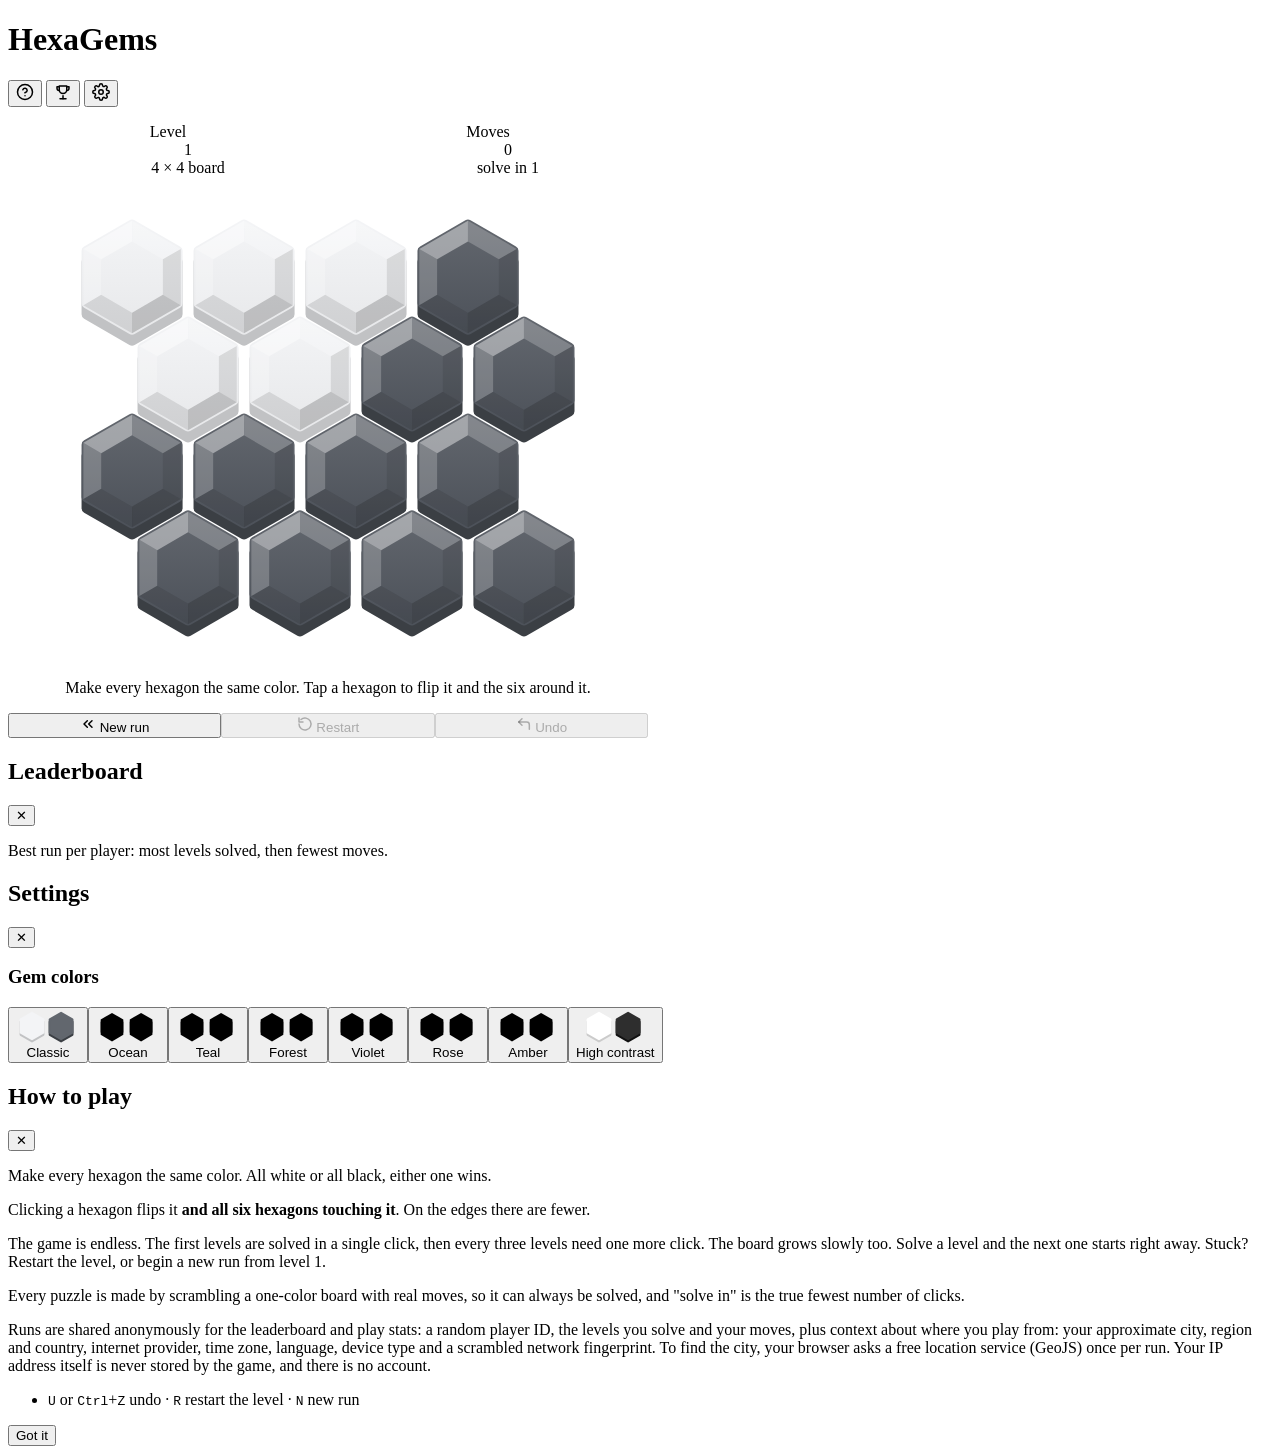
<file: index.html>
<!doctype html>
<html lang="en">
<head>
    <meta charset="utf-8">
    <meta name="viewport" content="width=device-width, initial-scale=1, viewport-fit=cover">
    <title>HexaGems</title>
    <meta name="description" content="HexaGems: flip hexagonal gems until the whole board is one color.">
    <link rel="icon" href="data:image/svg+xml,%3Csvg xmlns='http://www.w3.org/2000/svg' viewBox='0 0 20 20'%3E%3Cpolygon points='10,1 18,5.5 18,14.5 10,19 2,14.5 2,5.5' fill='%23fff' stroke='%23111' stroke-width='1.5'/%3E%3Cpolygon points='10,1 18,5.5 18,14.5 10,19' fill='%23111'/%3E%3C/svg%3E">
    <link rel="stylesheet" href="https://koraytugay.github.io/kt-styles/dist/kt.min.css">
    <link rel="stylesheet" href="styles.css">
    <script>
        // Before first paint (avoids a flash): follow the device's light / dark setting,
        // and apply the saved gem color scheme.
        if (window.matchMedia && window.matchMedia('(prefers-color-scheme: dark)').matches) {
            document.documentElement.setAttribute('data-theme', 'dark');
        }
        try {
            var gems = localStorage.getItem('bw-gems');
            if (gems && /^[a-z-]+$/.test(gems)) document.documentElement.setAttribute('data-gems', gems);
        } catch (e) { /* storage unavailable */ }
    </script>
</head>
<body>
<div class="kt-container game-container">

    <header class="kt-split game-header">
        <div class="kt-page-header kt-page-header--left kt-m-0">
            <h1 class="kt-page-title game-title">
                HexaGems
            </h1>
        </div>
        <div class="kt-cluster game-header__actions">
            <button type="button" class="kt-btn kt-btn--ghost kt-btn--icon kt-btn--lg" id="help-button" aria-label="How to play" aria-haspopup="dialog">
                <svg width="18" height="18" viewBox="0 0 24 24" fill="none" stroke="currentColor" stroke-width="2" stroke-linecap="round" stroke-linejoin="round" aria-hidden="true"><circle cx="12" cy="12" r="10"/><path d="M9.1 9a3 3 0 0 1 5.8 1c0 2-3 3-3 3"/><line x1="12" y1="17" x2="12.01" y2="17"/></svg>
            </button>
            <button type="button" class="kt-btn kt-btn--ghost kt-btn--icon kt-btn--lg" id="leaderboard-button" aria-label="Leaderboard" aria-haspopup="dialog">
                <svg width="18" height="18" viewBox="0 0 24 24" fill="none" stroke="currentColor" stroke-width="2" stroke-linecap="round" stroke-linejoin="round" aria-hidden="true"><path d="M8 21h8"/><path d="M12 17v4"/><path d="M7 4h10v5a5 5 0 0 1-10 0z"/><path d="M17 5h3v2a3 3 0 0 1-3 3"/><path d="M7 5H4v2a3 3 0 0 0 3 3"/></svg>
            </button>
            <button type="button" class="kt-btn kt-btn--ghost kt-btn--icon kt-btn--lg" id="settings-button" aria-label="Settings" aria-haspopup="dialog">
                <svg width="18" height="18" viewBox="0 0 24 24" fill="none" stroke="currentColor" stroke-width="2" stroke-linecap="round" stroke-linejoin="round" aria-hidden="true"><circle cx="12" cy="12" r="3"/><path d="M19.4 15a1.65 1.65 0 0 0 .33 1.82l.06.06a2 2 0 1 1-2.83 2.83l-.06-.06a1.65 1.65 0 0 0-1.82-.33 1.65 1.65 0 0 0-1 1.51V21a2 2 0 1 1-4 0v-.09A1.65 1.65 0 0 0 9 19.4a1.65 1.65 0 0 0-1.82.33l-.06.06a2 2 0 1 1-2.83-2.83l.06-.06a1.65 1.65 0 0 0 .33-1.82 1.65 1.65 0 0 0-1.51-1H3a2 2 0 1 1 0-4h.09A1.65 1.65 0 0 0 4.6 9a1.65 1.65 0 0 0-.33-1.82l-.06-.06a2 2 0 1 1 2.83-2.83l.06.06a1.65 1.65 0 0 0 1.82.33H9a1.65 1.65 0 0 0 1-1.51V3a2 2 0 1 1 4 0v.09a1.65 1.65 0 0 0 1 1.51 1.65 1.65 0 0 0 1.82-.33l.06-.06a2 2 0 1 1 2.83 2.83l-.06.06a1.65 1.65 0 0 0-.33 1.82V9a1.65 1.65 0 0 0 1.51 1H21a2 2 0 1 1 0 4h-.09a1.65 1.65 0 0 0-1.51 1z"/></svg>
            </button>
        </div>
    </header>

    <main class="kt-card game">
        <!-- Game information -->
        <section class="kt-card__header" aria-label="Game information">
            <dl class="game-stats">
                <div class="kt-stat kt-stat--inset">
                    <dt class="kt-stat__label kt-fs-base">Level</dt>
                    <dd class="kt-stat__value" id="stat-level">1</dd>
                    <dd class="kt-stat__sub kt-fs-base" id="stat-total">4 × 4 board</dd>
                </div>
                <div class="kt-stat kt-stat--inset">
                    <dt class="kt-stat__label kt-fs-base">Moves</dt>
                    <dd class="kt-stat__value" id="stat-moves">0</dd>
                    <dd class="kt-stat__sub kt-fs-base" id="stat-par">solve in –</dd>
                </div>
            </dl>
        </section>

        <!-- Game board -->
        <section class="kt-card__body game-board-wrap" aria-label="Board">
            <svg class="game-board" id="board" role="grid" aria-label="Puzzle board" aria-describedby="board-help" xmlns="http://www.w3.org/2000/svg"></svg>
            <p class="kt-caption kt-fs-base kt-align-center game-board-help" id="board-help">
                Make every hexagon the same color. Tap a hexagon to flip it and the six around it.
            </p>
        </section>

        <!-- Game controls -->
        <section class="kt-card__footer game-controls" aria-label="Game controls">
            <div class="kt-stack">
                <div class="game-actions">
                    <button type="button" class="kt-btn kt-btn--primary kt-btn--lg" id="new-game-button" aria-keyshortcuts="N">
                        <svg width="16" height="16" viewBox="0 0 24 24" fill="none" stroke="currentColor" stroke-width="2.2" stroke-linecap="round" stroke-linejoin="round" aria-hidden="true"><polyline points="11 17 6 12 11 7"/><polyline points="18 17 13 12 18 7"/></svg>
                        New run
                    </button>
                    <button type="button" class="kt-btn kt-btn--lg" id="restart-button" aria-keyshortcuts="R">
                        <svg width="16" height="16" viewBox="0 0 24 24" fill="none" stroke="currentColor" stroke-width="2.2" stroke-linecap="round" stroke-linejoin="round" aria-hidden="true"><path d="M3 12a9 9 0 1 0 3-6.7"/><polyline points="3 3 3 9 9 9"/></svg>
                        Restart
                    </button>
                    <button type="button" class="kt-btn kt-btn--lg" id="undo-button" aria-keyshortcuts="Control+Z Meta+Z U">
                        <svg width="16" height="16" viewBox="0 0 24 24" fill="none" stroke="currentColor" stroke-width="2.2" stroke-linecap="round" stroke-linejoin="round" aria-hidden="true"><polyline points="9 14 4 9 9 4"/><path d="M20 20v-7a4 4 0 0 0-4-4H4"/></svg>
                        Undo
                    </button>
                </div>
            </div>
        </section>
    </main>

    <!-- Screen reader announcements -->
    <div class="game-sr-only" id="announcer" aria-live="polite" aria-atomic="true"></div>
</div>

<!-- Leaderboard -->
<div class="kt-modal" id="leaderboard-modal" role="dialog" aria-modal="true" aria-labelledby="leaderboard-title" aria-hidden="true">
    <div class="kt-modal__dialog">
        <div class="kt-modal__header">
            <h2 class="kt-modal__title" id="leaderboard-title">Leaderboard</h2>
            <button type="button" class="kt-btn kt-btn--ghost kt-btn--icon kt-modal__close" data-close-modal aria-label="Close">✕</button>
        </div>
        <div class="kt-modal__body kt-stack">
            <p class="kt-text-secondary">Best run per player: most levels solved, then fewest moves.</p>
            <div id="leaderboard-body" aria-live="polite"></div>
            <p class="kt-text-secondary" id="leaderboard-note"></p>
        </div>
    </div>
</div>

<!-- Settings -->
<div class="kt-modal kt-modal--sm" id="settings-modal" role="dialog" aria-modal="true" aria-labelledby="settings-title" aria-hidden="true">
    <div class="kt-modal__dialog">
        <div class="kt-modal__header">
            <h2 class="kt-modal__title" id="settings-title">Settings</h2>
            <button type="button" class="kt-btn kt-btn--ghost kt-btn--icon kt-modal__close" data-close-modal aria-label="Close">✕</button>
        </div>
        <div class="kt-modal__body kt-stack">
            <h3 class="kt-eyebrow kt-fs-base" id="gem-colors-label">Gem colors</h3>
            <div class="kt-grid kt-grid--2 game-schemes" role="group" aria-labelledby="gem-colors-label" id="scheme-list" style="--kt-grid-gap: var(--kt-space-2)"></div>
        </div>
    </div>
</div>

<!-- How to play -->
<div class="kt-modal kt-modal--sm" id="help-modal" role="dialog" aria-modal="true" aria-labelledby="help-title" aria-hidden="true">
    <div class="kt-modal__dialog">
        <div class="kt-modal__header">
            <h2 class="kt-modal__title" id="help-title">How to play</h2>
            <button type="button" class="kt-btn kt-btn--ghost kt-btn--icon kt-modal__close" data-close-modal aria-label="Close">✕</button>
        </div>
        <div class="kt-modal__body kt-stack">
            <p>Make every hexagon the same color. All white or all black, either one wins.</p>
            <p>Clicking a hexagon flips it <strong>and all six hexagons touching it</strong>. On the edges there are fewer.</p>
            <p>The game is endless. The first levels are solved in a single click, then every three levels need one more click. The board grows slowly too. Solve a level and the next one starts right away. Stuck? Restart the level, or begin a new run from level 1.</p>
            <p>Every puzzle is made by scrambling a one-color board with real moves, so it can always be solved, and "solve in" is the true fewest number of clicks.</p>
            <p>Runs are shared anonymously for the leaderboard and play stats: a random player ID, the levels you solve and your moves, plus context about where you play from: your approximate city, region and country, internet provider, time zone, language, device type and a scrambled network fingerprint. To find the city, your browser asks a free location service (GeoJS) once per run. Your IP address itself is never stored by the game, and there is no account.</p>
            <ul class="kt-list kt-text-secondary">
                <li><kbd>U</kbd> or <kbd>Ctrl</kbd>+<kbd>Z</kbd> undo · <kbd>R</kbd> restart the level · <kbd>N</kbd> new run</li>
            </ul>
        </div>
        <div class="kt-modal__footer">
            <button type="button" class="kt-btn kt-btn--primary kt-btn--lg" data-close-modal>Got it</button>
        </div>
    </div>
</div>

<script src="game.js"></script>
</body>
</html>
</file>
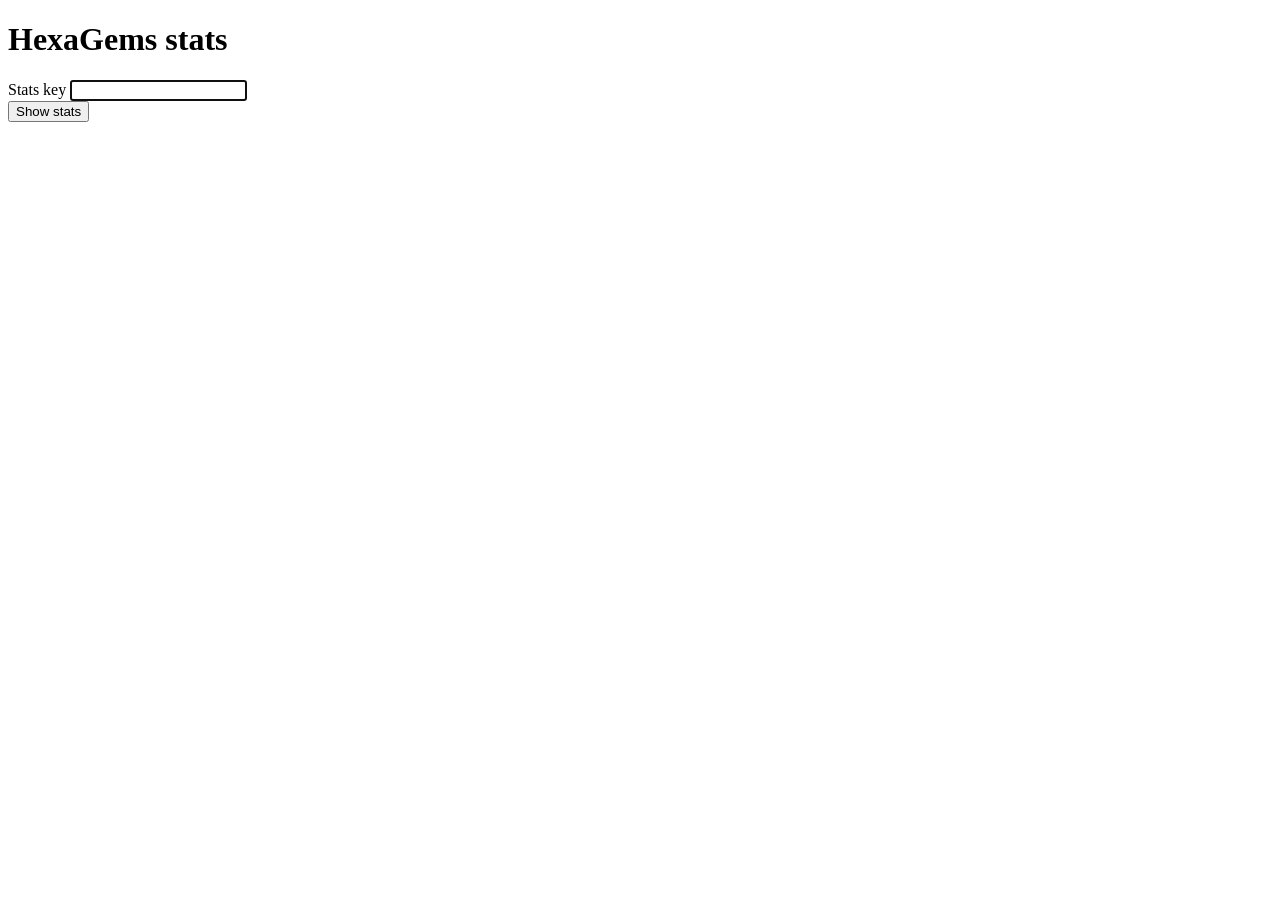
<file: stats.html>
<!doctype html>
<html lang="en">
<head>
    <meta charset="utf-8">
    <meta name="viewport" content="width=device-width, initial-scale=1">
    <meta name="robots" content="noindex, nofollow">
    <title>HexaGems stats</title>
    <link rel="icon" href="data:image/svg+xml,%3Csvg xmlns='http://www.w3.org/2000/svg' viewBox='0 0 20 20'%3E%3Cpolygon points='10,1 18,5.5 18,14.5 10,19 2,14.5 2,5.5' fill='%23fff' stroke='%23111' stroke-width='1.5'/%3E%3Cpolygon points='10,1 18,5.5 18,14.5 10,19' fill='%23111'/%3E%3C/svg%3E">
    <link rel="stylesheet" href="https://koraytugay.github.io/kt-styles/dist/kt.min.css">
    <link rel="stylesheet" href="styles.css">
    <script>
        if (window.matchMedia && window.matchMedia('(prefers-color-scheme: dark)').matches) {
            document.documentElement.setAttribute('data-theme', 'dark');
        }
    </script>
</head>
<body>
<div class="kt-container stats-container">

    <header class="kt-split kt-mb-4">
        <h1 class="kt-page-title">HexaGems stats</h1>
        <div class="kt-cluster" id="stats-actions" hidden>
            <button type="button" class="kt-btn" id="refresh-button">Refresh</button>
            <button type="button" class="kt-btn kt-btn--ghost" id="lock-button">Forget key</button>
        </div>
    </header>

    <!-- Locked: ask for the stats key -->
    <form class="kt-card kt-card--padded kt-stack" id="key-form" hidden>
        <label class="kt-field kt-field--grow">
            <span class="kt-field__label kt-fs-base">Stats key</span>
            <input class="kt-input kt-input--lg" type="password" id="key-input" autocomplete="current-password" required>
        </label>
        <p class="kt-text-danger" id="key-error" hidden>That key didn't work.</p>
        <div><button type="submit" class="kt-btn kt-btn--primary kt-btn--lg">Show stats</button></div>
    </form>

    <div class="kt-loading kt-fs-base" id="stats-loading" hidden><div class="kt-spinner"></div>Loading…</div>
    <div class="kt-alert kt-alert--danger" id="stats-error" hidden></div>

    <!-- Unlocked -->
    <main class="kt-stack" id="stats" hidden style="--kt-gap: var(--kt-space-6)">
        <div class="kt-stat-row" id="totals"></div>

        <section>
            <h2 class="kt-section-title">Where players are</h2>
            <p class="kt-text-secondary kt-mb-3">Distinct players per place (from the IP-geolocation lookup when a run starts).</p>
            <div class="kt-grid kt-grid--2" style="--kt-grid-gap: var(--kt-space-4)">
                <div class="kt-card kt-card--padded kt-stack"><h3>Cities</h3><div class="kt-bar-list" id="by-city"></div></div>
                <div class="kt-card kt-card--padded kt-stack"><h3>Countries</h3><div class="kt-bar-list" id="by-country"></div></div>
                <div class="kt-card kt-card--padded kt-stack"><h3>Internet providers</h3><div class="kt-bar-list" id="by-isp"></div></div>
                <div class="kt-card kt-card--padded kt-stack"><h3>Time zones</h3><div class="kt-bar-list" id="by-timezone"></div></div>
                <div class="kt-card kt-card--padded kt-stack"><h3>Devices</h3><div class="kt-bar-list" id="by-device"></div></div>
                <div class="kt-card kt-card--padded kt-stack"><h3>Languages</h3><div class="kt-bar-list" id="by-language"></div></div>
            </div>
        </section>

        <section>
            <h2 class="kt-section-title">How far runs get</h2>
            <p class="kt-text-secondary kt-mb-3">Runs that reached each level.</p>
            <div class="kt-card kt-card--padded"><div class="kt-bar-list" id="reached"></div></div>
        </section>

        <section>
            <h2 class="kt-section-title">Last 30 days</h2>
            <div class="kt-table-wrap"><table class="kt-table" id="daily"></table></div>
        </section>

        <section>
            <h2 class="kt-section-title">Where runs are now</h2>
            <p class="kt-text-secondary kt-mb-3">The level each run is on (finished or still going).</p>
            <div class="kt-card kt-card--padded"><div class="kt-bar-list" id="current"></div></div>
        </section>

        <section>
            <h2 class="kt-section-title">How hard each level feels</h2>
            <div class="kt-table-wrap"><table class="kt-table" id="per-level"></table></div>
        </section>

        <section>
            <h2 class="kt-section-title">Recent runs</h2>
            <div class="kt-table-wrap"><table class="kt-table" id="recent"></table></div>
        </section>

        <p class="kt-text-secondary" id="generated-at"></p>
    </main>
</div>

<script src="stats.js"></script>
</body>
</html>
</file>
<file: styles.css>
/* ==========================================================================
   HexaGems — game-specific styles.
   Everything else comes from kt-styles. Layout glue uses kt tokens only.

   The exception to "tokens only" is the gems: they are the game's pieces,
   not interface chrome, so their colors come from the schemes below and stay
   the same in light and dark mode (kt's --kt-text / --kt-surface swap).
   ========================================================================== */

:root {
    --game-white: #ffffff;
    --game-black: #111111;
    --game-flip-duration: 180ms;
}

/* ---------- Gem color schemes ----------
   A scheme only sets two base colors; every gem shade is derived from them.
   Chosen in Settings and stored on <html data-gems="…">. The preview gems in the
   Settings dialog carry their own data-gems, so the shades are worked out per element.
   Built from kt-styles color tokens where possible. */
:root,
[data-gems] {
    --piece-light-top: var(--gem-light);
    --piece-light-bottom: color-mix(in srgb, var(--gem-light) 95%, var(--game-black));
    --piece-light-edge: color-mix(in srgb, var(--gem-light) 78%, var(--game-black));
    --piece-dark-top: color-mix(in srgb, var(--gem-dark) 88%, var(--game-white));
    --piece-dark-bottom: var(--gem-dark);
    --piece-dark-edge: color-mix(in srgb, var(--gem-dark) 70%, var(--game-black));
}
:root,
[data-gems="classic"]  { --gem-dark: #4d525a; --gem-light: #f3f4f6; }   /* slate & porcelain */
[data-gems="ocean"]    { --gem-dark: color-mix(in srgb, var(--kt-blue) 55%, var(--game-black));   --gem-light: color-mix(in srgb, var(--kt-blue) 14%, var(--game-white)); }
[data-gems="teal"]     { --gem-dark: color-mix(in srgb, var(--kt-teal) 80%, var(--game-black));   --gem-light: color-mix(in srgb, var(--kt-teal) 13%, var(--game-white)); }
[data-gems="forest"]   { --gem-dark: color-mix(in srgb, var(--kt-green) 55%, var(--game-black));  --gem-light: color-mix(in srgb, var(--kt-green) 15%, var(--game-white)); }
[data-gems="violet"]   { --gem-dark: color-mix(in srgb, var(--kt-purple) 65%, var(--game-black)); --gem-light: color-mix(in srgb, var(--kt-purple) 12%, var(--game-white)); }
[data-gems="rose"]     { --gem-dark: color-mix(in srgb, var(--kt-pink) 62%, var(--game-black));   --gem-light: color-mix(in srgb, var(--kt-pink) 11%, var(--game-white)); }
[data-gems="amber"]    { --gem-dark: color-mix(in srgb, var(--kt-orange) 48%, var(--game-black)); --gem-light: color-mix(in srgb, var(--kt-gold) 20%, var(--game-white)); }
[data-gems="contrast"] { --gem-dark: var(--game-black); --gem-light: var(--game-white); }

/* Scheme picker cards (Settings) */
.game-scheme {
    display: flex;
    flex-direction: column;
    align-items: center;
    gap: var(--kt-space-2);
    padding-right: var(--kt-space-8);   /* room for the card's check mark */
}
.game-scheme__preview { width: 64px; height: auto; }
.game-scheme__top,
.game-scheme__edge { stroke-width: 1.5; stroke-linejoin: round; }
.game-scheme__top--light  { fill: var(--piece-light-top);  stroke: var(--piece-light-top); }
.game-scheme__edge--light { fill: var(--piece-light-edge); stroke: var(--piece-light-edge); }
.game-scheme__top--dark   { fill: var(--piece-dark-top);   stroke: var(--piece-dark-top); }
.game-scheme__edge--dark  { fill: var(--piece-dark-edge);  stroke: var(--piece-dark-edge); }
.game-scheme__name { font-weight: var(--kt-weight-bold); }

/* ---------- Page layout ---------- */
.game-container {
    max-width: 640px;
}

.game-header {
    margin-bottom: var(--kt-space-3);
    flex-wrap: nowrap;
}
.game-header > .kt-cluster { flex-wrap: nowrap; flex: none; }
.game-header__actions { --kt-gap: 0; }   /* the ghost buttons' own padding already spaces the icons */

/* Icons inside buttons keep their size when the button is narrow */
.kt-btn svg { flex: none; }

.game-title {
    display: flex;
    align-items: center;
    gap: var(--kt-space-2);
    letter-spacing: var(--kt-tracking-caps);
}


/* ---------- Game information ---------- */
.game-stats {
    flex: 1 1 auto;
    display: grid;
    grid-template-columns: repeat(2, minmax(0, 1fr));
    gap: var(--kt-space-2);
}

/* Keyboard keys in How to play: body size like all other text */
#help-modal kbd { font-size: var(--kt-fs-base); }

/* Leaderboard: your own row stands out */
.kt-table tr.game-you td {
    background: var(--kt-accent-soft);
    font-weight: var(--kt-weight-bold);
}

/* Level / Moves tiles: centered */
.game-stats .kt-stat { align-items: center; text-align: center; }

.game-stats .kt-stat__sub {
    white-space: nowrap;
    overflow: hidden;
    text-overflow: ellipsis;
    max-width: 100%;
}


/* ---------- Board ----------
   An SVG tray of hexagonal pieces drawn by game.js. Each .game-cell is:
     .game-edge   the piece's thickness, a hexagon peeking out below the top
     .game-top    the bevelled top face (.game-face + .game-facet)
   ------------------------------------------------------------------------- */
.game-board-wrap {
    display: flex;
    flex-direction: column;
    align-items: center;
    gap: var(--kt-space-3);
}

.game-board {
    display: block;
    width: 100%;
    max-width: 600px;
    height: auto;
    max-height: max(280px, 100svh - 430px);
    padding: var(--kt-space-3);
    /* A neutral tray between the two piece colors, so neither looks like an empty slot */
    background: color-mix(in srgb, var(--kt-border) 85%, var(--kt-surface));
    border-radius: var(--kt-radius-xl);
    overflow: visible;
    touch-action: manipulation;
    user-select: none;
    -webkit-user-select: none;
}
:root[data-theme="dark"] .game-board {
    background: color-mix(in srgb, var(--kt-border) 60%, var(--kt-surface));
}

.game-stop--light-top    { stop-color: var(--piece-light-top); }
.game-stop--light-bottom { stop-color: var(--piece-light-bottom); }
.game-stop--dark-top     { stop-color: var(--piece-dark-top); }
.game-stop--dark-bottom  { stop-color: var(--piece-dark-bottom); }

.game-cell {
    cursor: pointer;
    outline: none;
    transform-box: fill-box;
    transform-origin: center;
    -webkit-tap-highlight-color: transparent;
}

/* Same-color strokes with round joins give the hexagons soft corners */
.game-face,
.game-edge {
    stroke-width: 1.6;
    stroke-linejoin: round;
    /* The color swaps at the midpoint of the flip, while the piece is edge-on */
    transition: fill 0s linear calc(var(--game-flip-duration) / 2),
                stroke 0s linear calc(var(--game-flip-duration) / 2);
}
.game-face { fill: url(#bw-face-light); stroke: url(#bw-face-light); }
.game-edge { fill: var(--piece-light-edge); stroke: var(--piece-light-edge); }
.game-cell.is-black .game-face { fill: url(#bw-face-dark); stroke: url(#bw-face-dark); }
.game-cell.is-black .game-edge { fill: var(--piece-dark-edge); stroke: var(--piece-dark-edge); }

/* Bevel: six sloped facets around the flat top, lit from the upper left.
   They are translucent white / black over the face, so they work on both colors. */
.game-facet { pointer-events: none; stroke: none; }
.game-facet--lit   { fill: var(--game-white); fill-opacity: calc(var(--facet) * 0.42); }
.game-facet--shade { fill: var(--game-black); fill-opacity: calc(var(--facet) * 0.2); }

/* Lift: the top face rises, showing more of the edge underneath */
.game-top {
    transition: transform 160ms cubic-bezier(0.34, 1.56, 0.64, 1);
}

/* Flip: the whole piece turns over like a coin.
   Two identical animations: alternating between them restarts it without a reflow. */
.game-cell.flip-a { animation: game-flip-a var(--game-flip-duration) ease-in-out; }
.game-cell.flip-b { animation: game-flip-b var(--game-flip-duration) ease-in-out; }
@keyframes game-flip-a { 50% { transform: scaleX(0.04); } }
@keyframes game-flip-b { 50% { transform: scaleX(0.04); } }

/* ---------- Preview (mouse hover, keyboard focus, finger down) ----------
   The pieces a click would flip rise together;
   the piece you are about to click rises the highest. */
.game-cell.is-preview .game-top        { transform: translateY(-1.4px); }
.game-cell.is-preview-center .game-top { transform: translateY(-2.6px); }

/* Press: the piece is pushed down into the tray */
.game-cell:active .game-top,
.game-cell.is-preview-center:active .game-top {
    transform: translateY(0.9px);
    transition-duration: 60ms;
}

.game-cell:focus-visible { box-shadow: none; }

/* ---------- New level: pieces drop in from the middle outwards ---------- */
.game-board.is-entering .game-top {
    animation: game-enter 360ms cubic-bezier(0.34, 1.4, 0.64, 1) both;
    animation-delay: calc(var(--enter, 0) * 35ms);
}
.game-board.is-entering .game-edge {
    animation: game-enter-edge 360ms ease both;
    animation-delay: calc(var(--enter, 0) * 35ms);
}
@keyframes game-enter {
    from { transform: translateY(-6px); opacity: 0; }
}
@keyframes game-enter-edge {
    from { opacity: 0; }
}

/* ---------- Solved: the pieces hop in a wave from the winning move ---------- */
.game-board.is-solved .game-cell { cursor: default; }
.game-board.is-celebrating .game-top {
    animation: game-hop 420ms cubic-bezier(0.34, 1.4, 0.64, 1) both;
    animation-delay: calc(var(--wave, 0) * 45ms);
}
@keyframes game-hop {
    40% { transform: translateY(-3.5px); }
    100% { transform: none; }
}

/* ---------- Controls ---------- */
.game-controls {
    padding-top: var(--kt-space-4);
    padding-bottom: var(--kt-space-4);
}

.game-actions {
    display: grid;
    grid-template-columns: repeat(3, minmax(0, 1fr));
    gap: var(--kt-space-2);
}



/* ---------- Helpers ---------- */
.game-sr-only {
    position: absolute;
    width: 1px;
    height: 1px;
    margin: -1px;
    padding: 0;
    overflow: hidden;
    clip: rect(0 0 0 0);
    white-space: nowrap;
    border: 0;
}


/* ---------- Small screens ---------- */
@media (max-width: 520px) {
    .kt-page-header .game-title { font-size: var(--kt-fs-lg); white-space: nowrap; }
    #reset-button > span { display: none; }   /* icon only; the button keeps its aria-label */
    #reset-button { width: var(--kt-control-h); padding: 0; }
    .game-board-wrap { padding-left: var(--kt-space-2); padding-right: var(--kt-space-2); }
    .game-board { padding: var(--kt-space-2); }
}

/* Very narrow phones: the three action buttons drop their icons so the labels fit */
@media (max-width: 380px) {
    .game-actions .kt-btn { padding: 0 var(--kt-space-2); }
    .game-actions .kt-btn svg { display: none; }
}

@media (prefers-reduced-motion: reduce) {
    .game-face,
    .game-edge { transition: fill var(--kt-transition-fast), stroke var(--kt-transition-fast); }
    .game-cell.flip-a,
    .game-cell.flip-b,
    .game-board.is-entering .game-top,
    .game-board.is-entering .game-edge,
    .game-board.is-celebrating .game-top { animation: none; }
    .game-top { transition: none; }
}

/* ---------- Stats page (stats.html) ---------- */
.stats-container { max-width: 960px; }
</file>
